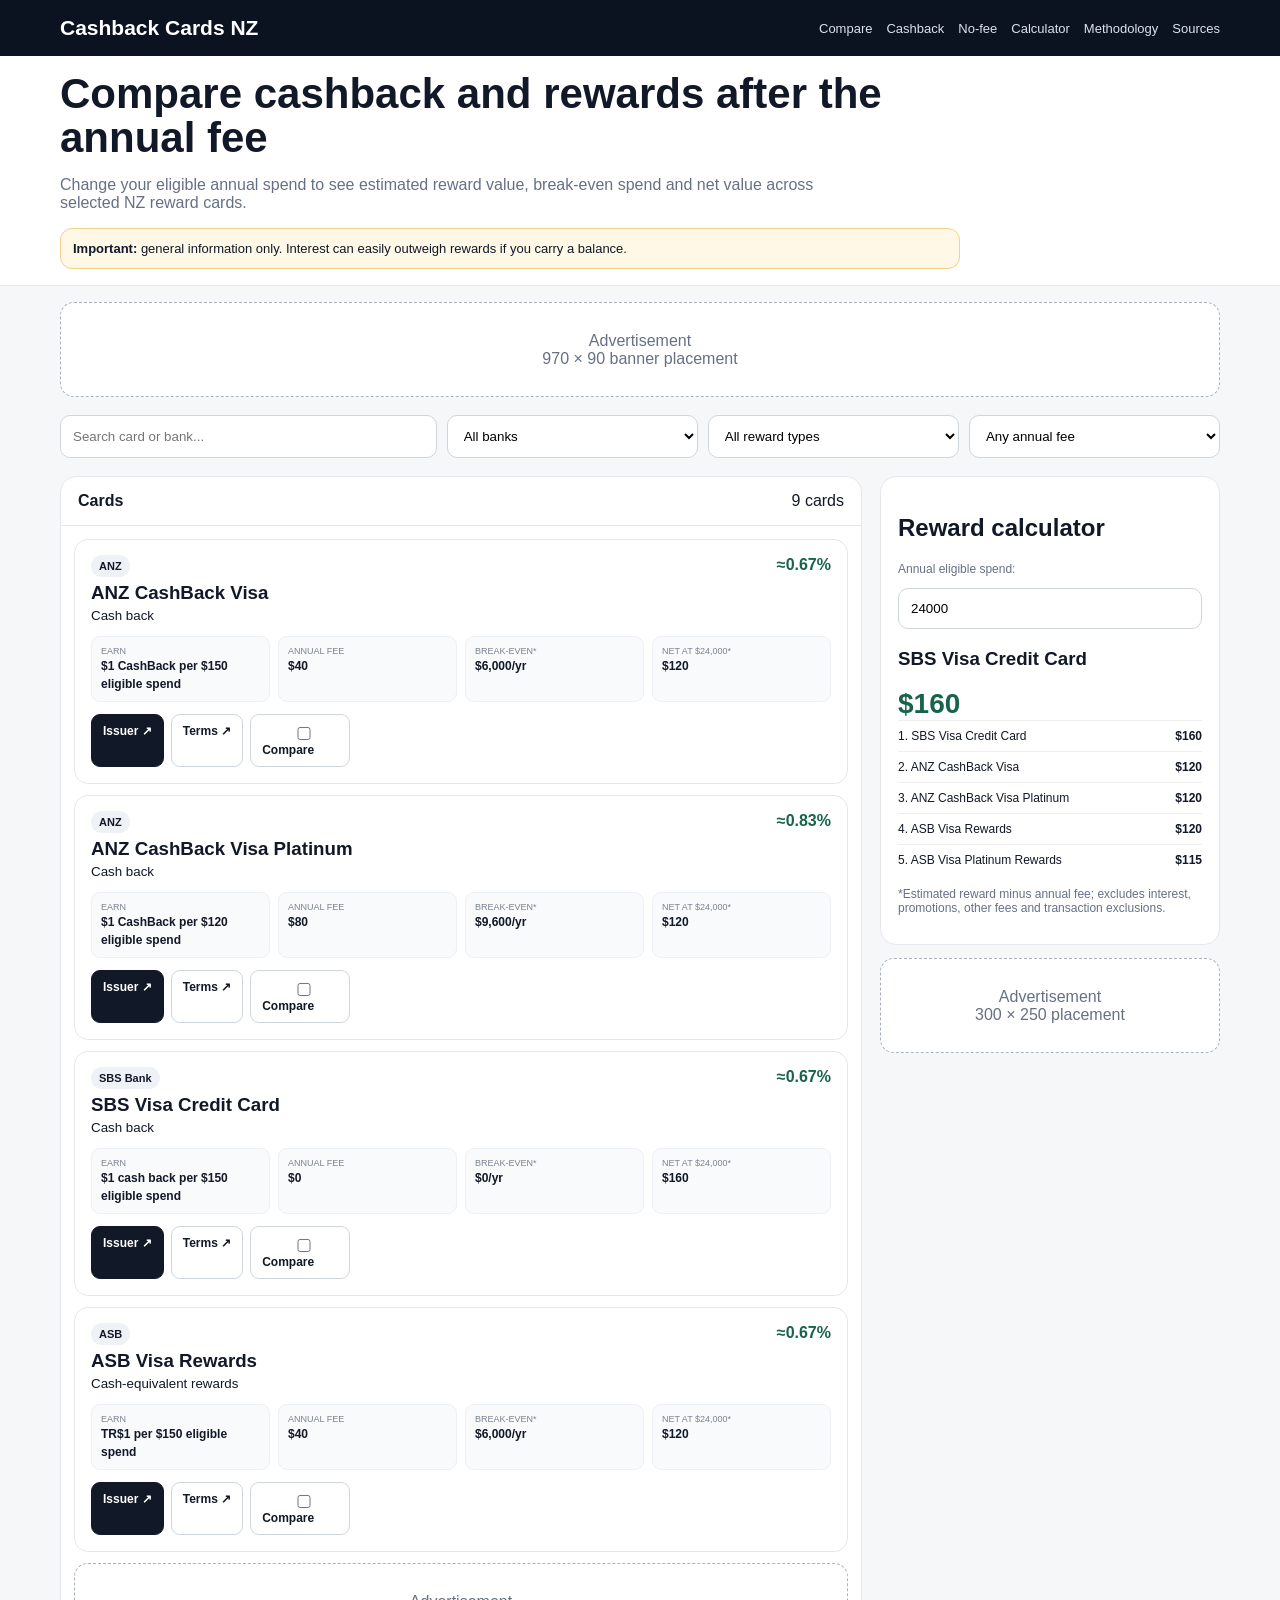
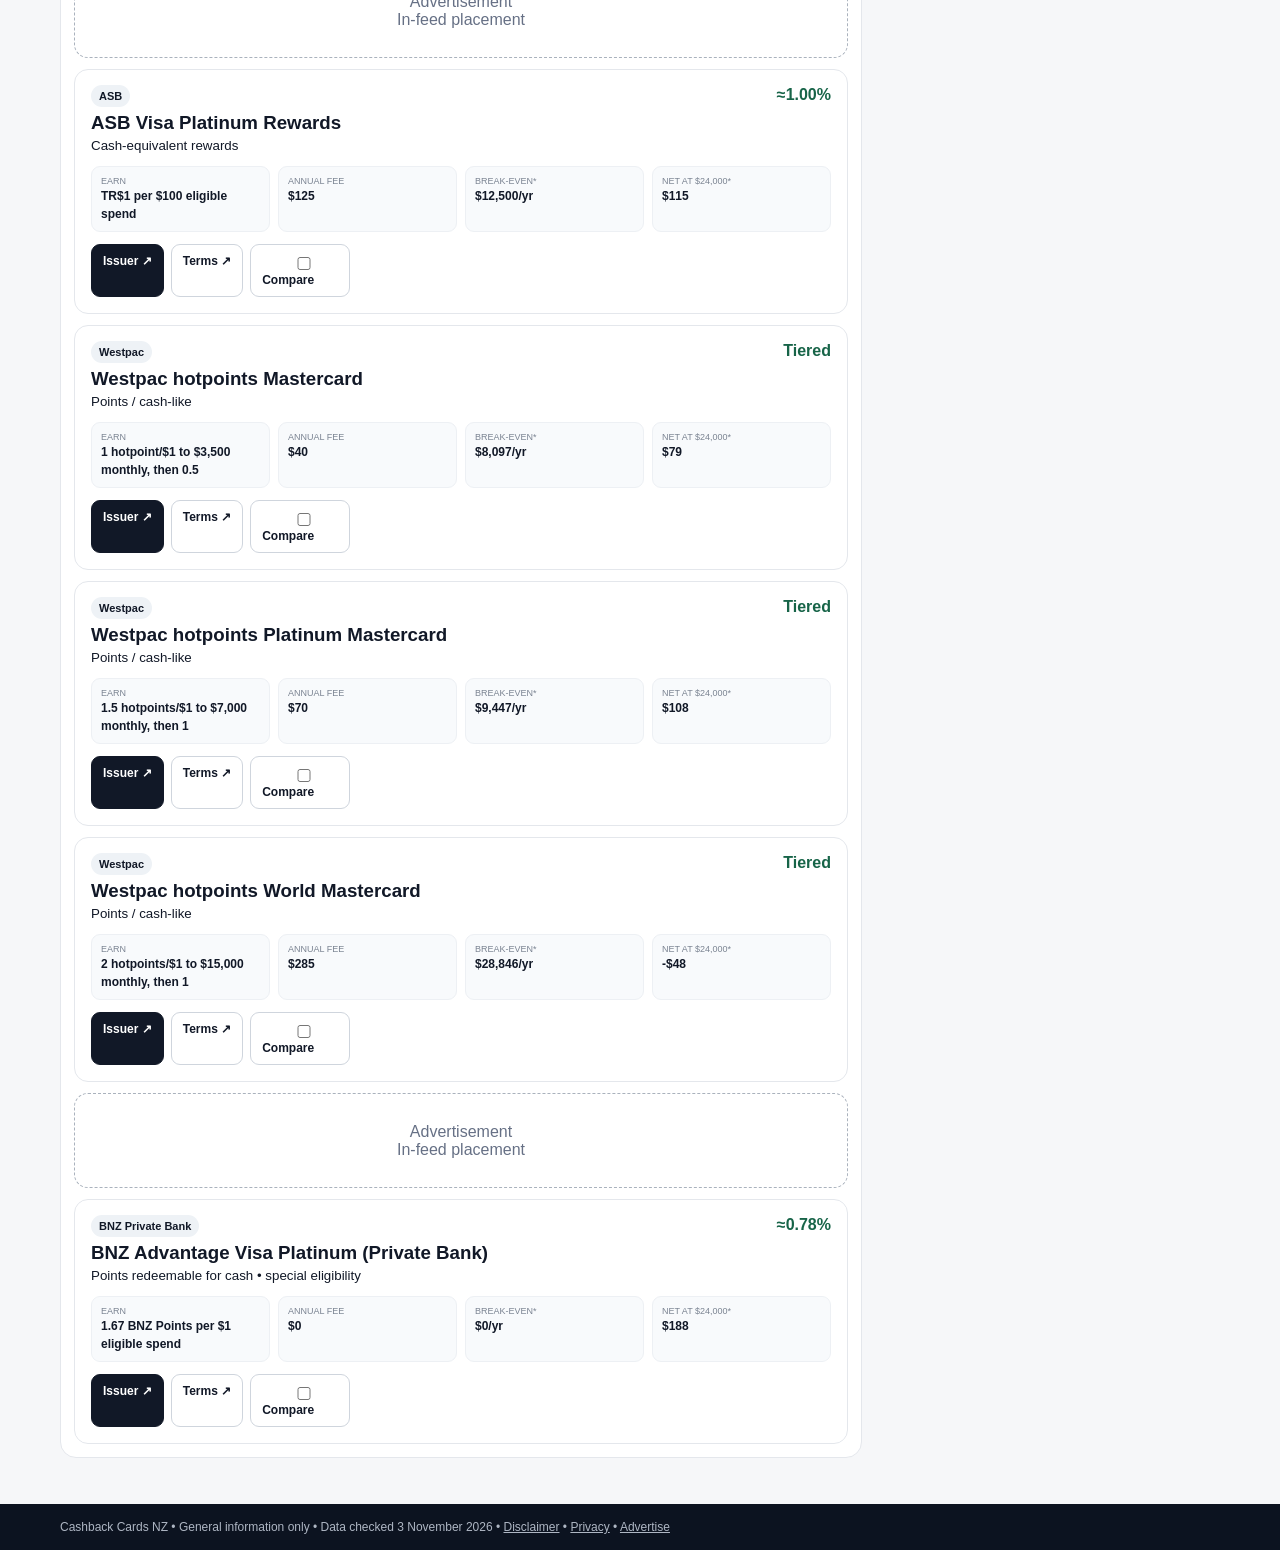
<file: index.html>
<!doctype html><html><head><meta charset="utf-8"><meta name="viewport" content="width=device-width,initial-scale=1"><title>Cashback Cards NZ | Compare NZ Cashback & Rewards Cards</title><meta name="description" content="Compare selected NZ cashback and rewards cards, annual fees, break-even spend and estimated net reward value."><link rel="stylesheet" href="style.css"></head><body><header class="header"><div class="inner"><a class="brand" href="index.html">Cashback Cards NZ</a><nav class="nav"><a href="index.html">Compare</a><a href="best-cashback-cards.html">Cashback</a><a href="no-annual-fee.html">No-fee</a><a href="cashback-calculator.html">Calculator</a><a href="methodology.html">Methodology</a><a href="sources.html">Sources</a></nav></div></header><section class="hero"><div class="inner"><h1>Compare cashback and rewards after the annual fee</h1><p>Change your eligible annual spend to see estimated reward value, break-even spend and net value across selected NZ reward cards.</p><div class="notice"><b>Important:</b> general information only. Interest can easily outweigh rewards if you carry a balance.</div></div></section><div class="inner"><div class="ad">Advertisement<br>970 × 90 banner placement</div><div class="tools"><input id="q" placeholder="Search card or bank..."><select id="bank"></select><select id="cat"></select><select id="fee"><option value="">Any annual fee</option><option value="zero">No annual fee</option><option value="paid">Has annual fee</option></select></div><div class="layout"><section class="panel"><div class="head"><b>Cards</b><span id="count"></span></div><div id="cards" class="cards"></div></section><aside class="side"><section class="panel calc"><h2>Reward calculator</h2><p>Annual eligible spend:</p><input id="spend" type="number" value="24000" step="500"><h3 id="best"></h3><div id="bestMoney" class="money"></div><div id="rank"></div><p>*Estimated reward minus annual fee; excludes interest, promotions, other fees and transaction exclusions.</p></section><div class="ad">Advertisement<br>300 × 250 placement</div></aside></div></div><div id="bar" class="comparebar"><span id="chosen"></span><button class="btn" onclick="compare()">Compare selected</button></div><div id="modal" class="modal" onclick="if(event.target===this)this.style.display='none'"><div class="modalbox"><button class="btn" onclick="$('modal').style.display='none'">Close</button><div id="compareBody"></div></div></div><footer class="footer"><div class="inner">Cashback Cards NZ • General information only • Data checked 3 November 2026 • <a href="disclaimer.html">Disclaimer</a> • <a href="privacy.html">Privacy</a> • <a href="advertise.html">Advertise</a></div></footer><script src="cards.js"></script><script src="app.js"></script></body></html>
</file>
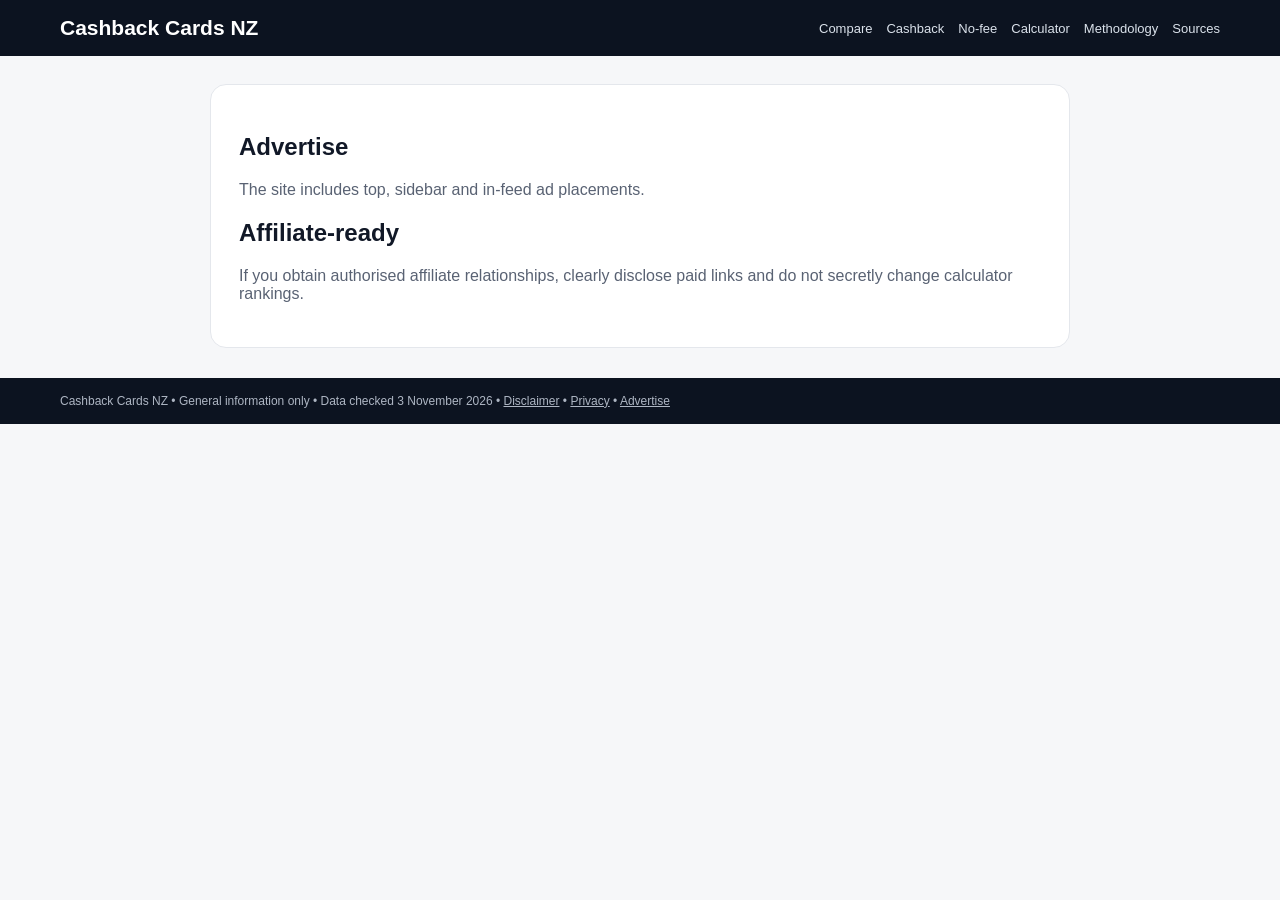
<file: advertise.html>
<!doctype html><html><head><meta charset="utf-8"><meta name="viewport" content="width=device-width,initial-scale=1"><title>Advertise | Cashback Cards NZ</title><meta name="description" content="Advertising information."><link rel="stylesheet" href="style.css"></head><body><header class="header"><div class="inner"><a class="brand" href="index.html">Cashback Cards NZ</a><nav class="nav"><a href="index.html">Compare</a><a href="best-cashback-cards.html">Cashback</a><a href="no-annual-fee.html">No-fee</a><a href="cashback-calculator.html">Calculator</a><a href="methodology.html">Methodology</a><a href="sources.html">Sources</a></nav></div></header><main class="page"><article class="page-card"><h1>Advertise</h1><p>The site includes top, sidebar and in-feed ad placements.</p><h2>Affiliate-ready</h2><p>If you obtain authorised affiliate relationships, clearly disclose paid links and do not secretly change calculator rankings.</p></article></main><footer class="footer"><div class="inner">Cashback Cards NZ • General information only • Data checked 3 November 2026 • <a href="disclaimer.html">Disclaimer</a> • <a href="privacy.html">Privacy</a> • <a href="advertise.html">Advertise</a></div></footer></body></html>
</file>
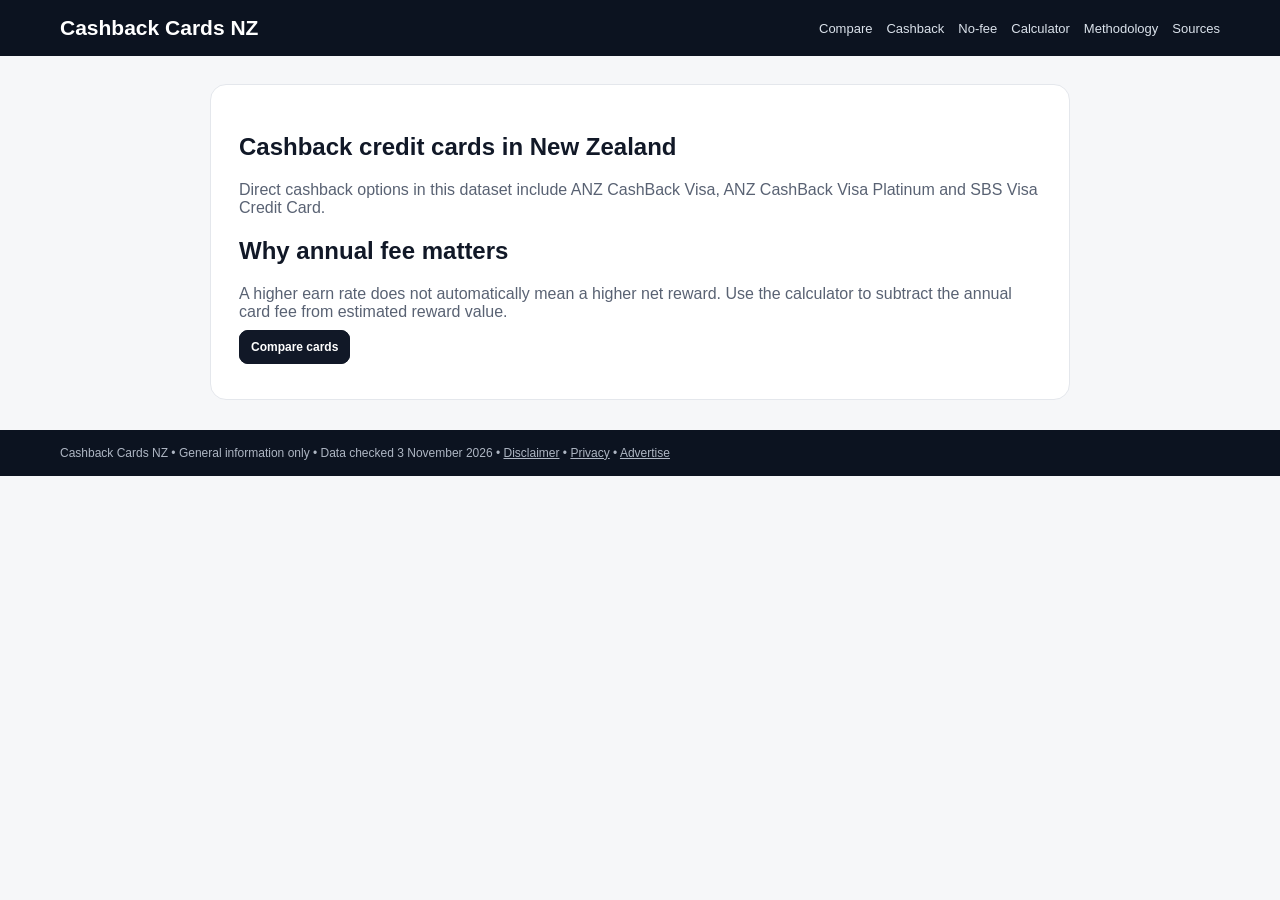
<file: best-cashback-cards.html>
<!doctype html><html><head><meta charset="utf-8"><meta name="viewport" content="width=device-width,initial-scale=1"><title>Cashback Credit Cards NZ | Cashback Cards NZ</title><meta name="description" content="Guide to selected NZ cashback credit cards."><link rel="stylesheet" href="style.css"></head><body><header class="header"><div class="inner"><a class="brand" href="index.html">Cashback Cards NZ</a><nav class="nav"><a href="index.html">Compare</a><a href="best-cashback-cards.html">Cashback</a><a href="no-annual-fee.html">No-fee</a><a href="cashback-calculator.html">Calculator</a><a href="methodology.html">Methodology</a><a href="sources.html">Sources</a></nav></div></header><main class="page"><article class="page-card"><h1>Cashback credit cards in New Zealand</h1><p>Direct cashback options in this dataset include ANZ CashBack Visa, ANZ CashBack Visa Platinum and SBS Visa Credit Card.</p><h2>Why annual fee matters</h2><p>A higher earn rate does not automatically mean a higher net reward. Use the calculator to subtract the annual card fee from estimated reward value.</p><p><a class='btn dark' href='index.html'>Compare cards</a></p></article></main><footer class="footer"><div class="inner">Cashback Cards NZ • General information only • Data checked 3 November 2026 • <a href="disclaimer.html">Disclaimer</a> • <a href="privacy.html">Privacy</a> • <a href="advertise.html">Advertise</a></div></footer></body></html>
</file>
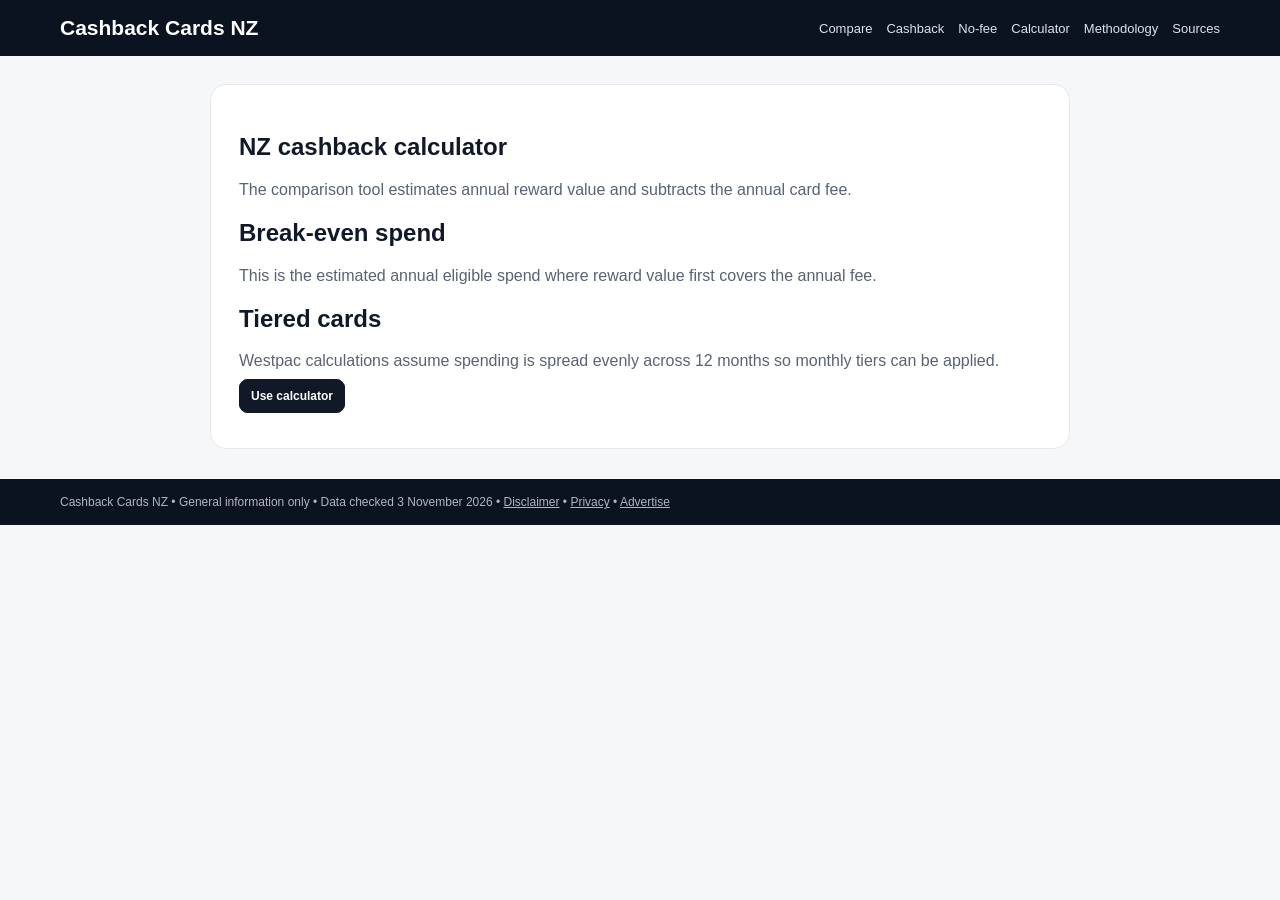
<file: cashback-calculator.html>
<!doctype html><html><head><meta charset="utf-8"><meta name="viewport" content="width=device-width,initial-scale=1"><title>NZ Cashback Calculator | Cashback Cards NZ</title><meta name="description" content="Estimate annual cashback after card fees."><link rel="stylesheet" href="style.css"></head><body><header class="header"><div class="inner"><a class="brand" href="index.html">Cashback Cards NZ</a><nav class="nav"><a href="index.html">Compare</a><a href="best-cashback-cards.html">Cashback</a><a href="no-annual-fee.html">No-fee</a><a href="cashback-calculator.html">Calculator</a><a href="methodology.html">Methodology</a><a href="sources.html">Sources</a></nav></div></header><main class="page"><article class="page-card"><h1>NZ cashback calculator</h1><p>The comparison tool estimates annual reward value and subtracts the annual card fee.</p><h2>Break-even spend</h2><p>This is the estimated annual eligible spend where reward value first covers the annual fee.</p><h2>Tiered cards</h2><p>Westpac calculations assume spending is spread evenly across 12 months so monthly tiers can be applied.</p><p><a class='btn dark' href='index.html'>Use calculator</a></p></article></main><footer class="footer"><div class="inner">Cashback Cards NZ • General information only • Data checked 3 November 2026 • <a href="disclaimer.html">Disclaimer</a> • <a href="privacy.html">Privacy</a> • <a href="advertise.html">Advertise</a></div></footer></body></html>
</file>
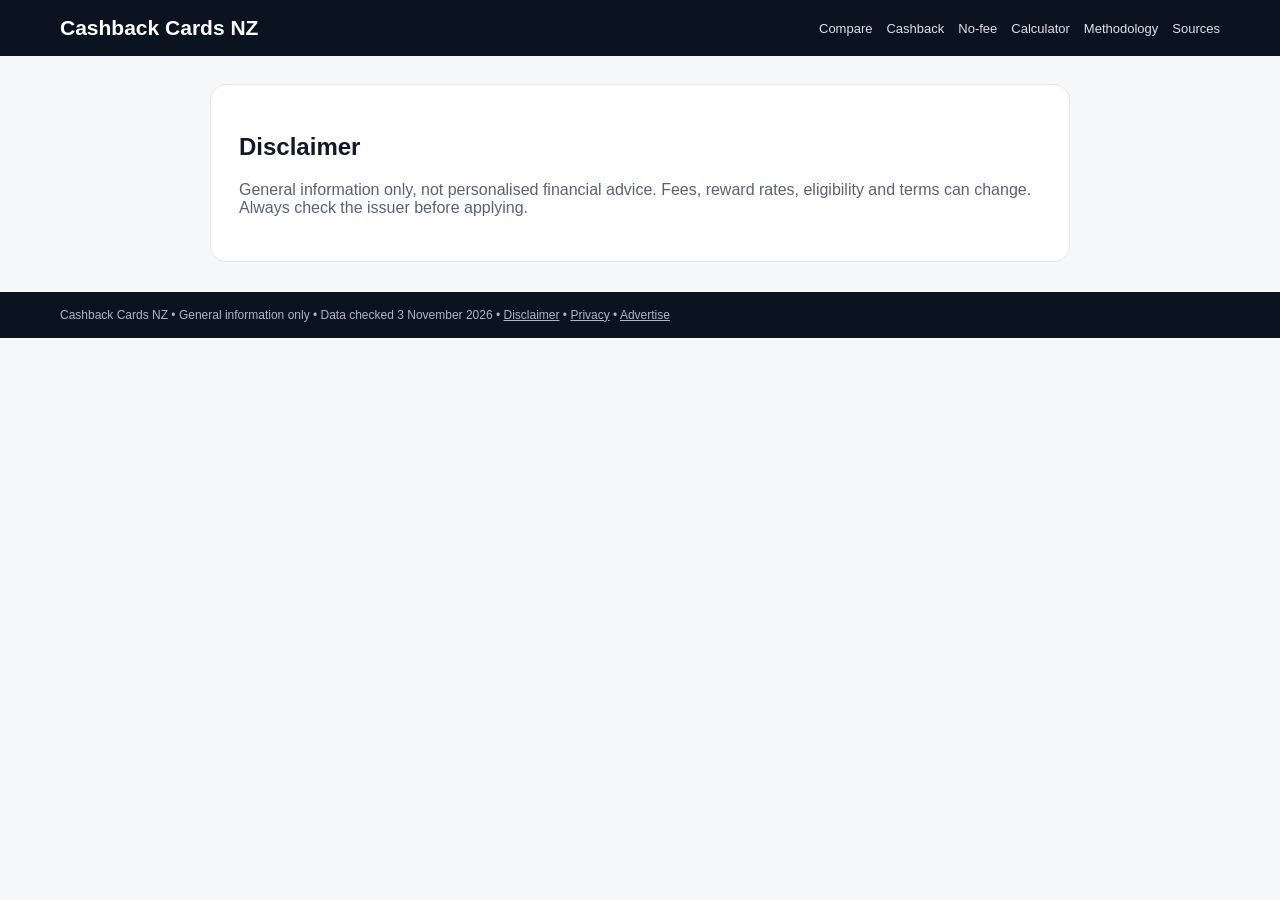
<file: disclaimer.html>
<!doctype html><html><head><meta charset="utf-8"><meta name="viewport" content="width=device-width,initial-scale=1"><title>Disclaimer | Cashback Cards NZ</title><meta name="description" content="Financial information disclaimer."><link rel="stylesheet" href="style.css"></head><body><header class="header"><div class="inner"><a class="brand" href="index.html">Cashback Cards NZ</a><nav class="nav"><a href="index.html">Compare</a><a href="best-cashback-cards.html">Cashback</a><a href="no-annual-fee.html">No-fee</a><a href="cashback-calculator.html">Calculator</a><a href="methodology.html">Methodology</a><a href="sources.html">Sources</a></nav></div></header><main class="page"><article class="page-card"><h1>Disclaimer</h1><p>General information only, not personalised financial advice. Fees, reward rates, eligibility and terms can change. Always check the issuer before applying.</p></article></main><footer class="footer"><div class="inner">Cashback Cards NZ • General information only • Data checked 3 November 2026 • <a href="disclaimer.html">Disclaimer</a> • <a href="privacy.html">Privacy</a> • <a href="advertise.html">Advertise</a></div></footer></body></html>
</file>
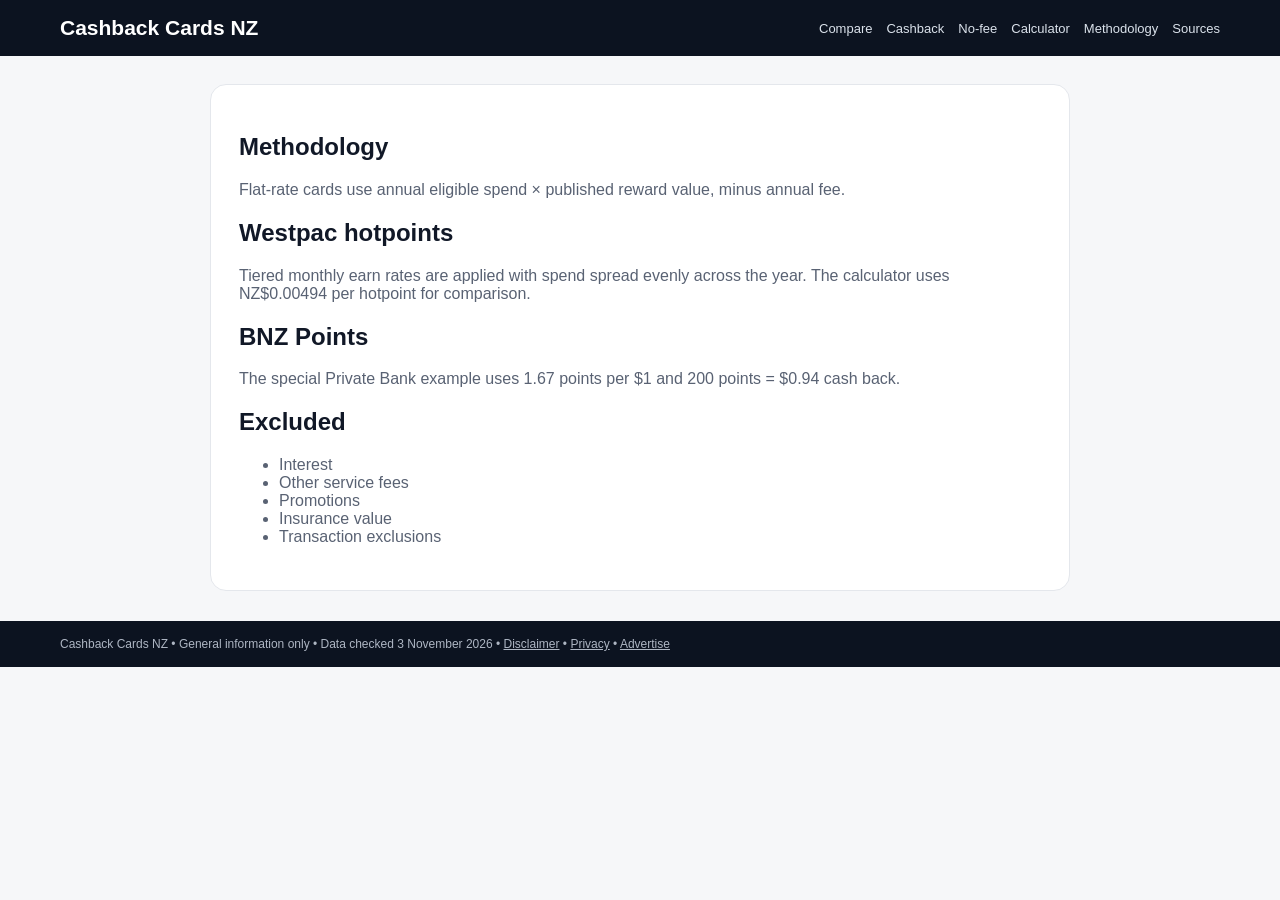
<file: methodology.html>
<!doctype html><html><head><meta charset="utf-8"><meta name="viewport" content="width=device-width,initial-scale=1"><title>Methodology | Cashback Cards NZ</title><meta name="description" content="How card rewards are compared."><link rel="stylesheet" href="style.css"></head><body><header class="header"><div class="inner"><a class="brand" href="index.html">Cashback Cards NZ</a><nav class="nav"><a href="index.html">Compare</a><a href="best-cashback-cards.html">Cashback</a><a href="no-annual-fee.html">No-fee</a><a href="cashback-calculator.html">Calculator</a><a href="methodology.html">Methodology</a><a href="sources.html">Sources</a></nav></div></header><main class="page"><article class="page-card"><h1>Methodology</h1><p>Flat-rate cards use annual eligible spend × published reward value, minus annual fee.</p><h2>Westpac hotpoints</h2><p>Tiered monthly earn rates are applied with spend spread evenly across the year. The calculator uses NZ$0.00494 per hotpoint for comparison.</p><h2>BNZ Points</h2><p>The special Private Bank example uses 1.67 points per $1 and 200 points = $0.94 cash back.</p><h2>Excluded</h2><ul><li>Interest</li><li>Other service fees</li><li>Promotions</li><li>Insurance value</li><li>Transaction exclusions</li></ul></article></main><footer class="footer"><div class="inner">Cashback Cards NZ • General information only • Data checked 3 November 2026 • <a href="disclaimer.html">Disclaimer</a> • <a href="privacy.html">Privacy</a> • <a href="advertise.html">Advertise</a></div></footer></body></html>
</file>
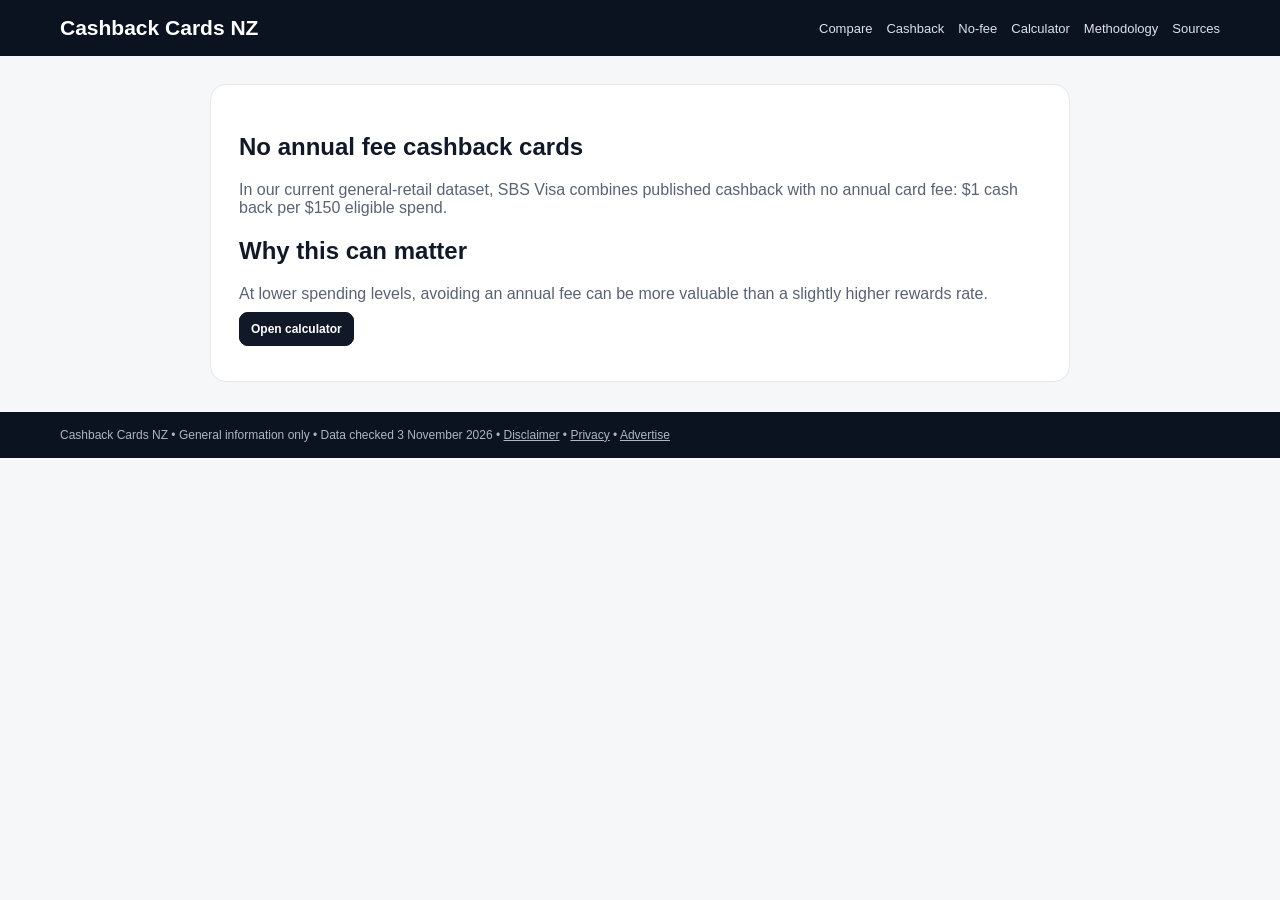
<file: no-annual-fee.html>
<!doctype html><html><head><meta charset="utf-8"><meta name="viewport" content="width=device-width,initial-scale=1"><title>No Annual Fee Cashback Card NZ | Cashback Cards NZ</title><meta name="description" content="No-fee cashback card guide."><link rel="stylesheet" href="style.css"></head><body><header class="header"><div class="inner"><a class="brand" href="index.html">Cashback Cards NZ</a><nav class="nav"><a href="index.html">Compare</a><a href="best-cashback-cards.html">Cashback</a><a href="no-annual-fee.html">No-fee</a><a href="cashback-calculator.html">Calculator</a><a href="methodology.html">Methodology</a><a href="sources.html">Sources</a></nav></div></header><main class="page"><article class="page-card"><h1>No annual fee cashback cards</h1><p>In our current general-retail dataset, SBS Visa combines published cashback with no annual card fee: $1 cash back per $150 eligible spend.</p><h2>Why this can matter</h2><p>At lower spending levels, avoiding an annual fee can be more valuable than a slightly higher rewards rate.</p><p><a class='btn dark' href='index.html'>Open calculator</a></p></article></main><footer class="footer"><div class="inner">Cashback Cards NZ • General information only • Data checked 3 November 2026 • <a href="disclaimer.html">Disclaimer</a> • <a href="privacy.html">Privacy</a> • <a href="advertise.html">Advertise</a></div></footer></body></html>
</file>
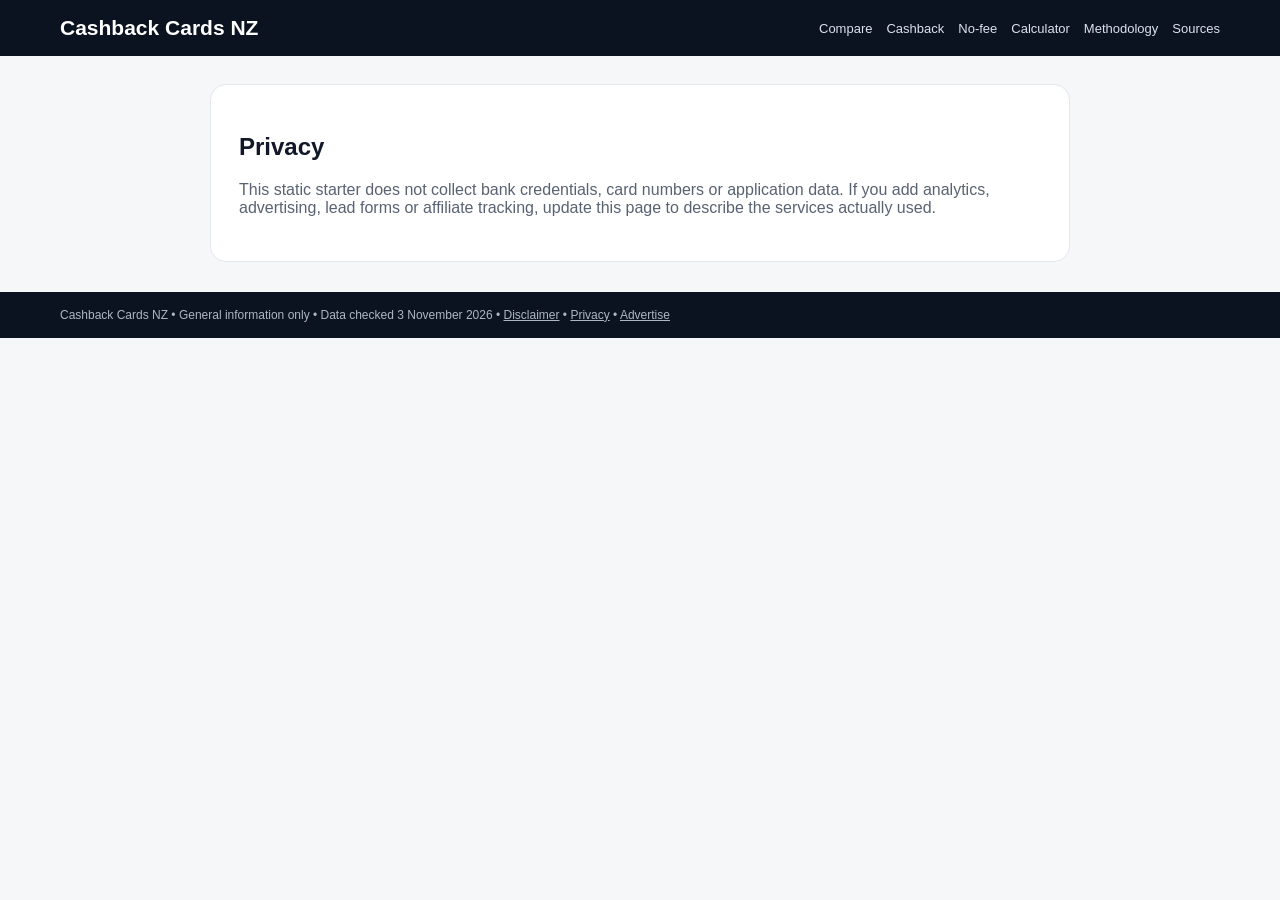
<file: privacy.html>
<!doctype html><html><head><meta charset="utf-8"><meta name="viewport" content="width=device-width,initial-scale=1"><title>Privacy | Cashback Cards NZ</title><meta name="description" content="Privacy information."><link rel="stylesheet" href="style.css"></head><body><header class="header"><div class="inner"><a class="brand" href="index.html">Cashback Cards NZ</a><nav class="nav"><a href="index.html">Compare</a><a href="best-cashback-cards.html">Cashback</a><a href="no-annual-fee.html">No-fee</a><a href="cashback-calculator.html">Calculator</a><a href="methodology.html">Methodology</a><a href="sources.html">Sources</a></nav></div></header><main class="page"><article class="page-card"><h1>Privacy</h1><p>This static starter does not collect bank credentials, card numbers or application data. If you add analytics, advertising, lead forms or affiliate tracking, update this page to describe the services actually used.</p></article></main><footer class="footer"><div class="inner">Cashback Cards NZ • General information only • Data checked 3 November 2026 • <a href="disclaimer.html">Disclaimer</a> • <a href="privacy.html">Privacy</a> • <a href="advertise.html">Advertise</a></div></footer></body></html>
</file>
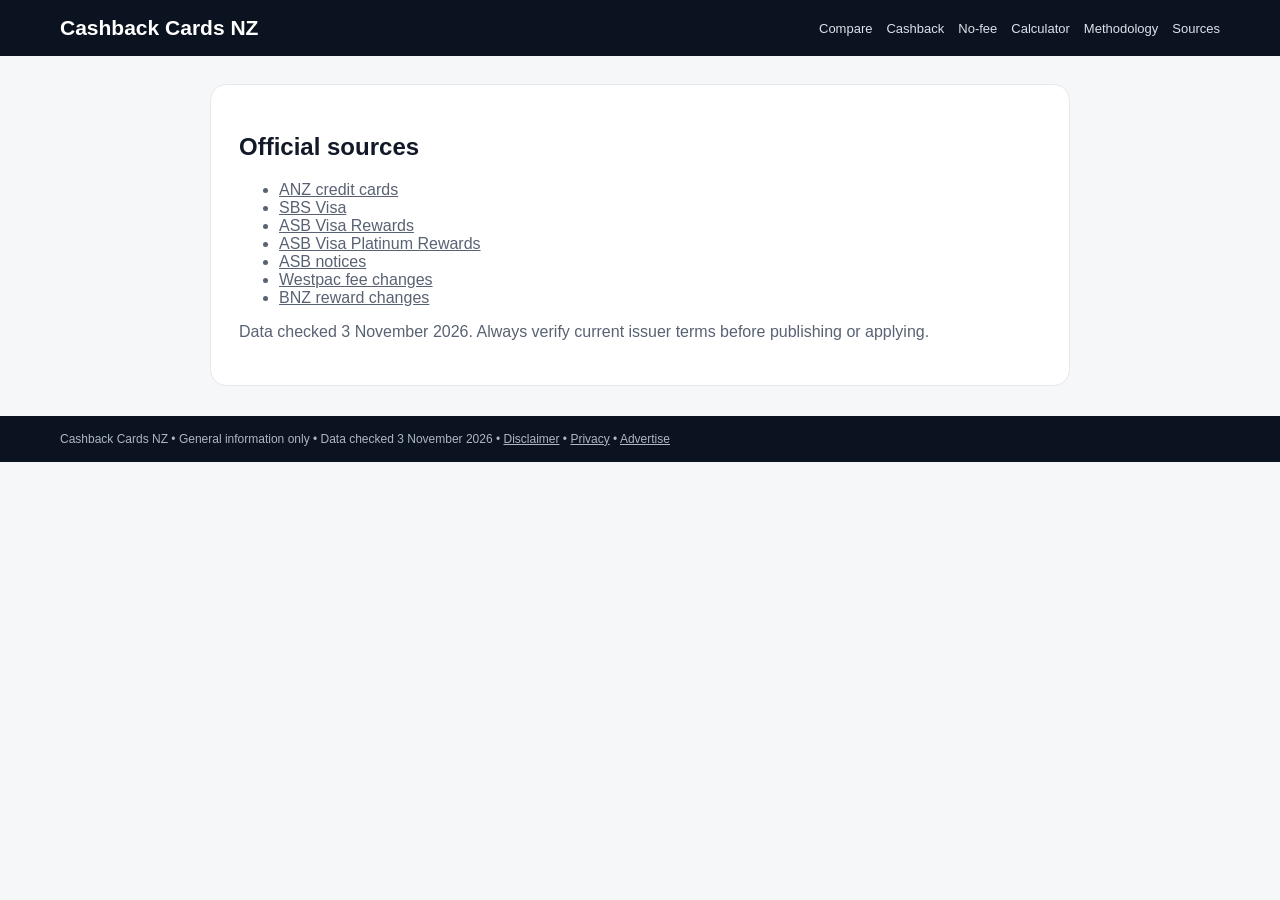
<file: sources.html>
<!doctype html><html><head><meta charset="utf-8"><meta name="viewport" content="width=device-width,initial-scale=1"><title>Sources | Cashback Cards NZ</title><meta name="description" content="Official issuer sources."><link rel="stylesheet" href="style.css"></head><body><header class="header"><div class="inner"><a class="brand" href="index.html">Cashback Cards NZ</a><nav class="nav"><a href="index.html">Compare</a><a href="best-cashback-cards.html">Cashback</a><a href="no-annual-fee.html">No-fee</a><a href="cashback-calculator.html">Calculator</a><a href="methodology.html">Methodology</a><a href="sources.html">Sources</a></nav></div></header><main class="page"><article class="page-card"><h1>Official sources</h1><ul><li><a href='https://www.anz.co.nz/personal/credit-cards/'>ANZ credit cards</a></li><li><a href='https://www.sbsbank.co.nz/everyday/sbs-visa-credit-card'>SBS Visa</a></li><li><a href='https://www.asb.co.nz/credit-cards/visa-rewards.html'>ASB Visa Rewards</a></li><li><a href='https://www.asb.co.nz/credit-cards/visa-platinum-rewards.html'>ASB Visa Platinum Rewards</a></li><li><a href='https://www.asb.co.nz/legal/notices.html'>ASB notices</a></li><li><a href='https://www.westpac.co.nz/about-us/legal-information-privacy/changes-to-westpac-terms-and-conditions/'>Westpac fee changes</a></li><li><a href='https://www.bnz.co.nz/about-us/governance/public-notices/customer-communications-support/credit-card-changes'>BNZ reward changes</a></li></ul><p>Data checked 3 November 2026. Always verify current issuer terms before publishing or applying.</p></article></main><footer class="footer"><div class="inner">Cashback Cards NZ • General information only • Data checked 3 November 2026 • <a href="disclaimer.html">Disclaimer</a> • <a href="privacy.html">Privacy</a> • <a href="advertise.html">Advertise</a></div></footer></body></html>
</file>
<file: style.css>
*{box-sizing:border-box}body{margin:0;font-family:Arial,sans-serif;background:#f6f7f9;color:#111827}a{color:inherit}.header{background:#0c1320;color:white;position:sticky;top:0;z-index:9}.inner{max-width:1200px;margin:auto;padding:16px 20px}.header .inner{display:flex;justify-content:space-between;align-items:center}.brand{font-size:21px;font-weight:800;text-decoration:none}.nav a{color:#dbe2eb;text-decoration:none;margin-left:14px;font-size:13px}.hero{background:white;border-bottom:1px solid #e5e7eb}.hero h1{font-size:42px;max-width:850px;line-height:1.05;margin:0}.hero p{color:#667085;max-width:780px}.notice{background:#fff8e7;border:1px solid #efd18a;border-radius:12px;padding:12px;font-size:13px;max-width:900px}.ad{background:white;border:1px dashed #aab2bd;border-radius:14px;min-height:95px;display:grid;place-items:center;text-align:center;color:#667085}.tools{display:grid;grid-template-columns:1.5fr 1fr 1fr 1fr;gap:10px;margin:18px 0}input,select{width:100%;padding:12px;border:1px solid #cfd5dd;border-radius:10px;background:white}.layout{display:grid;grid-template-columns:1fr 340px;gap:18px}.panel{background:white;border:1px solid #e4e7ec;border-radius:16px;overflow:hidden}.head{padding:15px 17px;border-bottom:1px solid #e4e7ec;display:flex;justify-content:space-between}.cards{padding:13px;display:grid;gap:11px}.card{border:1px solid #e4e7ec;border-radius:14px;padding:16px}.top{display:flex;justify-content:space-between;gap:15px}.pill{font-size:11px;background:#eef2f6;padding:5px 8px;border-radius:99px;font-weight:700}.card h3{margin:8px 0 2px}.rate{font-weight:800;color:#176448}.metrics{display:grid;grid-template-columns:repeat(4,1fr);gap:8px;margin-top:12px}.metric{background:#f8fafc;border:1px solid #edf0f4;padding:9px;border-radius:9px}.metric small{display:block;color:#7b8492;font-size:9px;text-transform:uppercase}.metric b{font-size:12px}.actions{display:flex;gap:7px;margin-top:12px;flex-wrap:wrap}.btn{padding:9px 11px;border-radius:9px;text-decoration:none;font-weight:700;font-size:12px;border:1px solid #cfd5dd;background:white;cursor:pointer}.btn.dark{background:#111827;color:white;border-color:#111827}.side{display:grid;gap:13px;align-content:start}.calc{padding:17px}.calc p{font-size:12px;color:#667085}.money{font-size:28px;font-weight:900;color:#176448}.rank-row{display:flex;justify-content:space-between;padding:8px 0;border-top:1px solid #eee;font-size:12px}.page{max-width:900px;margin:28px auto;padding:0 20px}.page-card{background:white;border:1px solid #e4e7ec;border-radius:16px;padding:28px}.page-card p,.page-card li{color:#596273}.footer{background:#0c1320;color:#aeb6c3;margin-top:30px}.footer a{color:#aeb6c3}.footer .inner{font-size:12px}.comparebar{position:fixed;bottom:15px;left:50%;transform:translateX(-50%);background:#0c1320;color:white;padding:10px 12px;border-radius:13px;display:none;gap:10px;align-items:center}.modal{position:fixed;inset:0;background:#0009;display:none;align-items:center;justify-content:center;padding:20px;z-index:20}.modalbox{background:white;max-width:900px;width:100%;padding:20px;border-radius:16px;max-height:90vh;overflow:auto}.table{width:100%;border-collapse:collapse}.table th,.table td{border:1px solid #ddd;padding:8px;text-align:left;font-size:12px}
@media(max-width:900px){.layout{grid-template-columns:1fr}.tools{grid-template-columns:1fr 1fr}.nav{display:none}.hero h1{font-size:34px}.metrics{grid-template-columns:1fr 1fr}}@media(max-width:600px){.tools{grid-template-columns:1fr}.metrics{grid-template-columns:1fr}.top{display:block}.hero h1{font-size:29px}}
</file>
